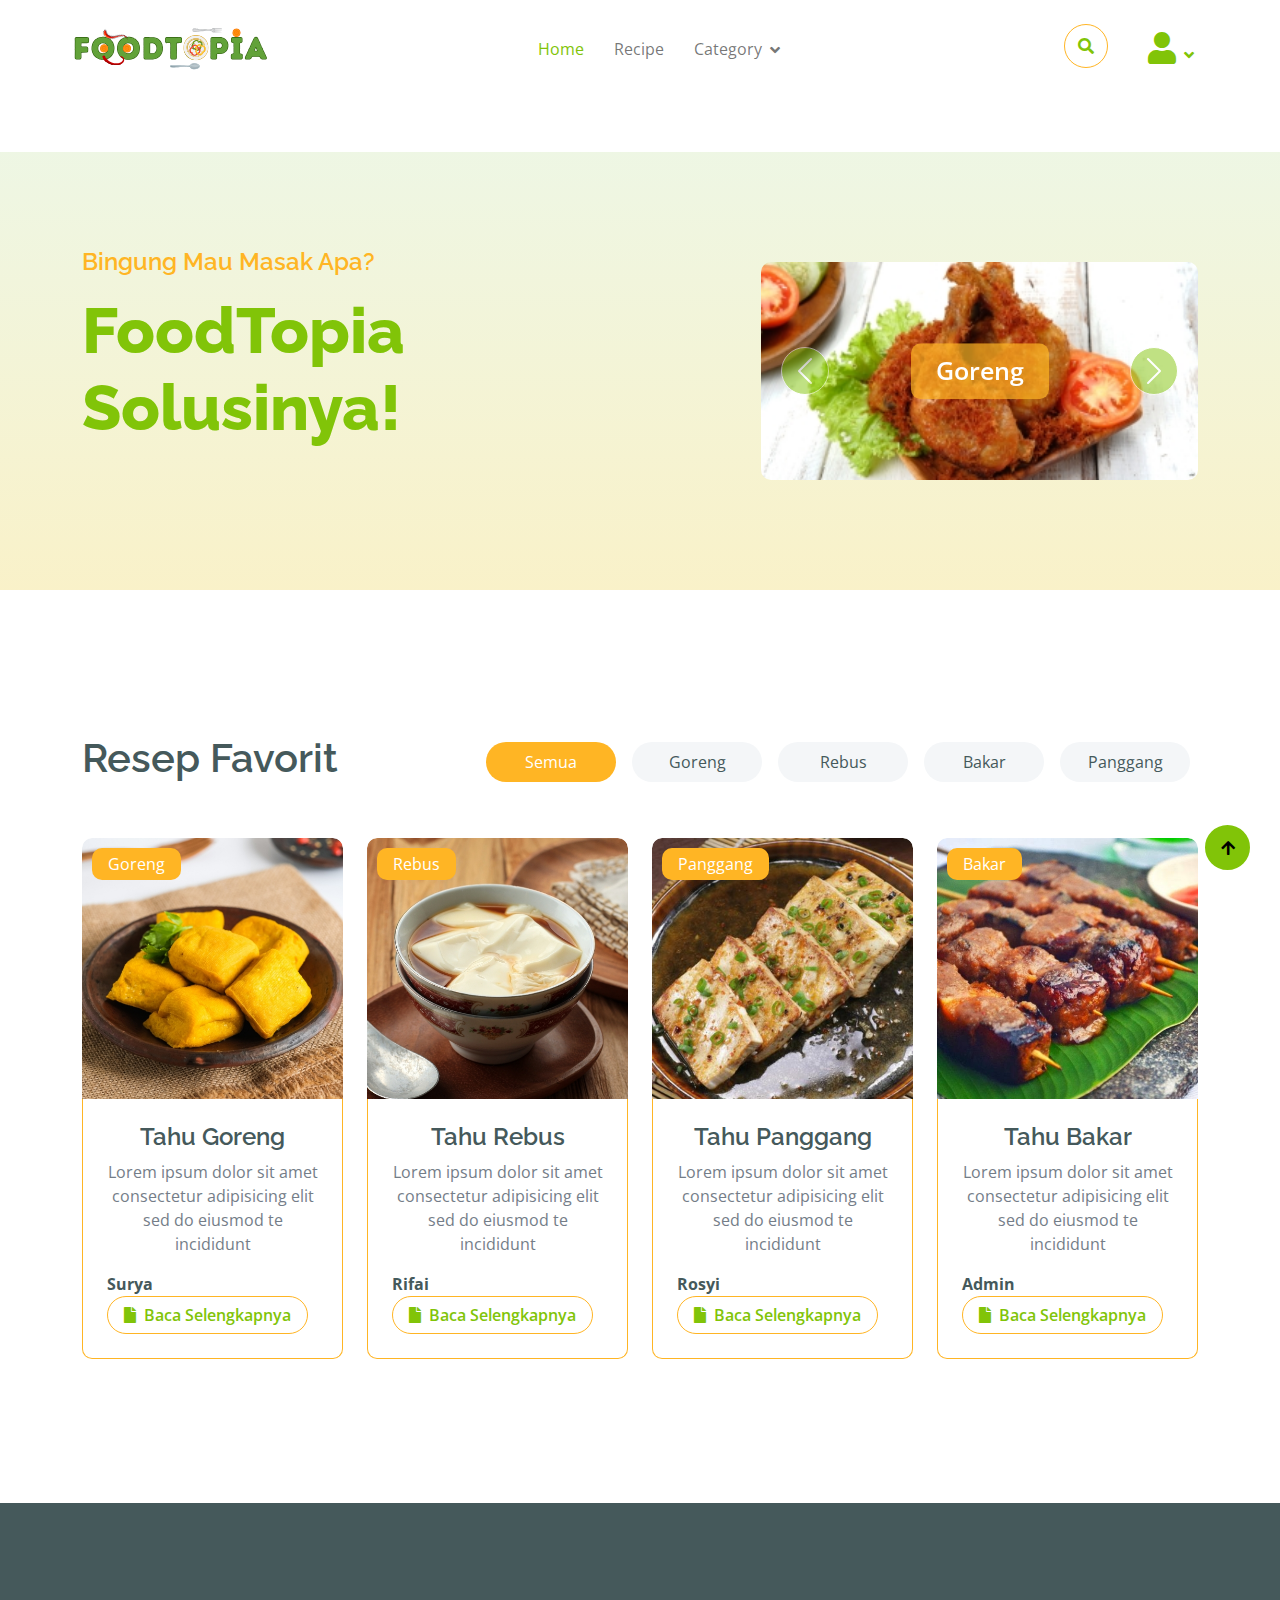
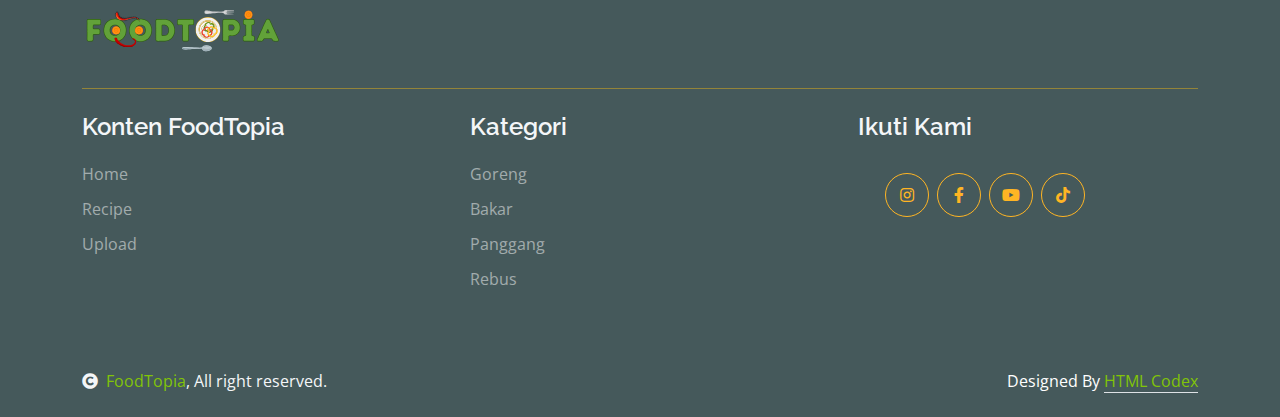
<file: index.html>
<!DOCTYPE html>
<html lang="en">

    <head>
        <meta charset="utf-8">
        <title>FoodTopia</title>
        <link rel="shortcut icon" type="image/png" href="assets/img/title.png" />
        <meta content="width=device-width, initial-scale=1.0" name="viewport">
        <meta content="" name="keywords">
        <meta content="" name="description">

        <!-- Google Web Fonts -->
        <link rel="preconnect" href="https://fonts.googleapis.com">
        <link rel="preconnect" href="https://fonts.gstatic.com" crossorigin>
        <link href="https://fonts.googleapis.com/css2?family=Open+Sans:wght@400;600&family=Raleway:wght@600;800&display=swap" rel="stylesheet"> 

        <!-- Icon Font Stylesheet -->
        <link rel="stylesheet" href="https://use.fontawesome.com/releases/v5.15.4/css/all.css"/>
        <link href="https://cdn.jsdelivr.net/npm/bootstrap-icons@1.4.1/font/bootstrap-icons.css" rel="stylesheet">

        <!-- Libraries Stylesheet -->
        <link href="assets/lib/lightbox/css/lightbox.min.css" rel="stylesheet">
        <link href="assets/lib/owlcarousel/assets/owl.carousel.min.css" rel="stylesheet">


        <!-- Customized Bootstrap Stylesheet -->
        <link href="assets/css/bootstrap.min.css" rel="stylesheet">

        <!-- Template Stylesheet -->
        <link href="assets/css/style.css" rel="stylesheet">
    </head>

    <body>

        <!-- Spinner Start -->
        <div id="spinner" class="show w-100 vh-100 bg-white position-fixed translate-middle top-50 start-50  d-flex align-items-center justify-content-center">
            <div class="spinner-grow text-primary" role="status"></div>
        </div>
        <!-- Spinner End -->


        <!-- Navbar start -->
        <div class="container-fluid fixed-top">
            
            <div class="container px-0">
                <nav class="navbar navbar-light bg-white navbar-expand-xl">
                    <!-- <a href="index.html" class="navbar-brand"><h1 class="text-primary display-6">FoodTopia</h1></a> -->
                    <a href="./index.html" class="text-nowrap logo-img">
                        <img src="assets/img/logo.svg" width="200" alt="" />
                    <button class="navbar-toggler py-2 px-3" type="button" data-bs-toggle="collapse" data-bs-target="#navbarCollapse">
                        <span class="fa fa-bars text-primary"></span>
                    </button>
                    <div class="collapse navbar-collapse bg-white" id="navbarCollapse">
                        <div class="navbar-nav mx-auto">
                            <a href="./index.html" class="nav-item nav-link active">Home</a>
                            <a href="./recipe.html" class="nav-item nav-link">Recipe</a>
                            
                            <div class="nav-item dropdown">
                                <a href="#" class="nav-link dropdown-toggle" data-bs-toggle="dropdown">Category</a>
                                <div class="dropdown-menu m-0 bg-secondary rounded-0">
                                    <a href="./recipe.html" class="dropdown-item">Goreng</a>
                                    <a href="./recipe.html" class="dropdown-item">Rebus</a>
                                    <a href="./recipe.html" class="dropdown-item">Bakar</a>
                                    <a href="./recipe.html" class="dropdown-item">Panggang</a>
                                </div>
                            </div>
                            <!--<a href="contact.html" class="nav-item nav-link">Contact</a>-->
                        </div>
                        <div class="d-flex m-3 me-0">
                            <button class="btn-search btn border border-secondary btn-md-square rounded-circle bg-white me-4" data-bs-toggle="modal" data-bs-target="#searchModal"><i class="fas fa-search text-primary"></i></button>
                            <div class="nav-item dropdown">
                                <a href="#" class="nav-link dropdown-toggle" data-bs-toggle="dropdown"><i class="fas fa-user fa-2x"></i></a>
                                <div class="dropdown-menu m-0 bg-secondary rounded-0">
                                    <a href="./profile.html" class="dropdown-item">Profile</a>
                                    <a href="./upload.html" class="dropdown-item">Upload</a>
                                    <a href="./login.html" class="dropdown-item">Logout</a>
                                </div>
                            </div>
                        </div>
                    </div>
                </nav>
            </div>
        </div>
        <!-- Navbar End -->


        <!-- Modal Search Start -->
        <div class="modal fade" id="searchModal" tabindex="-1" aria-labelledby="exampleModalLabel" aria-hidden="true">
            <div class="modal-dialog modal-fullscreen">
                <div class="modal-content rounded-0">
                    <div class="modal-header">
                        <h5 class="modal-title" id="exampleModalLabel">Pencarian</h5>
                        <button type="button" class="btn-close" data-bs-dismiss="modal" aria-label="Close"></button>
                    </div>
                    <div class="modal-body d-flex align-items-center">
                        <div class="input-group w-75 mx-auto d-flex">
                            <input type="search" class="form-control p-3" placeholder="Pencarian" aria-describedby="search-icon-1">
                            <span id="search-icon-1" class="input-group-text p-3"><i class="fa fa-search"></i></span>
                        </div>
                    </div>
                </div>
            </div>
        </div>
        <!-- Modal Search End -->


        <!-- Hero Start -->
        <div class="container-fluid py-5 mb-5 hero-header">
            <div class="container py-5">
                <div class="row g-5 align-items-center">
                    <div class="col-md-12 col-lg-7">
                        <h4 class="mb-3 text-secondary">Bingung Mau Masak Apa?</h4>
                        <h1 class="mb-5 display-3 text-primary">FoodTopia Solusinya!</h1>
                    </div>
                    <div class="col-md-12 col-lg-5">
                        <div id="carouselId" class="carousel slide position-relative" data-bs-ride="carousel">
                            <div class="carousel-inner" role="listbox">
                                <div class="carousel-item active rounded">
                                    <img src="assets/img/hero-img-1.jpg" class="img-fluid w-100 h-100 bg-secondary rounded" alt="First slide">
                                    <a href="./recipe-detail.html" class="btn px-4 py-2 text-white rounded">Goreng</a>
                                </div>
                                <div class="carousel-item rounded">
                                    <img src="assets/img/hero-img-2.jpg" class="img-fluid w-100 h-100 rounded" alt="Second slide">
                                    <a href="./recipe-detail.html" class="btn px-4 py-2 text-white rounded">Panggang</a>
                                </div>
                            </div>
                            <button class="carousel-control-prev" type="button" data-bs-target="#carouselId" data-bs-slide="prev">
                                <span class="carousel-control-prev-icon" aria-hidden="true"></span>
                                <span class="visually-hidden">Previous</span>
                            </button>
                            <button class="carousel-control-next" type="button" data-bs-target="#carouselId" data-bs-slide="next">
                                <span class="carousel-control-next-icon" aria-hidden="true"></span>
                                <span class="visually-hidden">Next</span>
                            </button>
                        </div>
                    </div>
                </div>
            </div>
        </div>
        <!-- Hero End -->

        <!-- Fruits Shop Start-->
        <div class="container-fluid fruite py-5">
            <div class="container py-5">
                <div class="tab-class text-center">
                    <div class="row g-4">
                        <div class="col-lg-4 text-start">
                            <h1>Resep Favorit</h1>
                        </div>
                        <div class="col-lg-8 text-end">
                            <ul class="nav nav-pills d-inline-flex text-center mb-5">
                                <li class="nav-item">
                                    <a class="d-flex m-2 py-2 bg-light rounded-pill active" data-bs-toggle="pill" href="#tab-1">
                                        <span class="text-dark" style="width: 130px;">Semua</span>
                                    </a>
                                </li>
                                <li class="nav-item">
                                    <a class="d-flex py-2 m-2 bg-light rounded-pill" data-bs-toggle="pill" href="#tab-2">
                                        <span class="text-dark" style="width: 130px;">Goreng</span>
                                    </a>
                                </li>
                                <li class="nav-item">
                                    <a class="d-flex m-2 py-2 bg-light rounded-pill" data-bs-toggle="pill" href="#tab-3">
                                        <span class="text-dark" style="width: 130px;">Rebus</span>
                                    </a>
                                </li>
                                <li class="nav-item">
                                    <a class="d-flex m-2 py-2 bg-light rounded-pill" data-bs-toggle="pill" href="#tab-4">
                                        <span class="text-dark" style="width: 120px;">Bakar</span>
                                    </a>
                                </li>
                                <li class="nav-item">
                                    <a class="d-flex m-2 py-2 bg-light rounded-pill" data-bs-toggle="pill" href="#tab-5">
                                        <span class="text-dark" style="width: 130px;">Panggang</span>
                                    </a>
                                </li>
                            </ul>
                        </div>
                    </div>
                    <div class="tab-content">
                        <div id="tab-1" class="tab-pane fade show p-0 active">
                            <div class="row g-4">
                                <div class="col-lg-12">
                                    <div class="row g-4">
                                        <div class="col-md-6 col-lg-4 col-xl-3">
                                            <div class="rounded position-relative fruite-item">
                                                <div class="fruite-img">
                                                    <img src="assets/img/tahu-goreng.jpg" class="img-fluid w-100 rounded-top" alt="">
                                                </div>
                                                <div class="text-white bg-secondary px-3 py-1 rounded position-absolute" style="top: 10px; left: 10px;">Goreng</div>
                                                <div class="p-4 border border-secondary border-top-0 rounded-bottom">
                                                    <h4>Tahu Goreng</h4>
                                                    <p>Lorem ipsum dolor sit amet consectetur adipisicing elit sed do eiusmod te incididunt</p>
                                                    <div class="d-flex justify-content-between flex-lg-wrap">
                                                        <p class="text-dark fs-6 fw-bold mb-0">Surya</p>
                                                        <a href="./recipe-detail.html" class="btn border border-secondary rounded-pill px-3 text-primary"><i class="fa fa-file me-2 text-primary"></i>Baca Selengkapnya</a>
                                                    </div>
                                                </div>
                                            </div>
                                        </div>
                                        <div class="col-md-6 col-lg-4 col-xl-3">
                                            <div class="rounded position-relative fruite-item">
                                                <div class="fruite-img">
                                                    <img src="assets/img/tahu-rebus.jpg" class="img-fluid w-100 rounded-top" alt="">
                                                </div>
                                                <div class="text-white bg-secondary px-3 py-1 rounded position-absolute" style="top: 10px; left: 10px;">Rebus</div>
                                                <div class="p-4 border border-secondary border-top-0 rounded-bottom">
                                                    <h4>Tahu Rebus</h4>
                                                    <p>Lorem ipsum dolor sit amet consectetur adipisicing elit sed do eiusmod te incididunt</p>
                                                    <div class="d-flex justify-content-between flex-lg-wrap">
                                                        <p class="text-dark fs-6 fw-bold mb-0">Rifai</p>
                                                        <a href="./recipe-detail.html" class="btn border border-secondary rounded-pill px-3 text-primary"><i class="fa fa-file me-2 text-primary"></i>Baca Selengkapnya</a>
                                                    </div>
                                                </div>
                                            </div>
                                        </div>
                                        <div class="col-md-6 col-lg-4 col-xl-3">
                                            <div class="rounded position-relative fruite-item">
                                                <div class="fruite-img">
                                                    <img src="assets/img/tahu-panggang.jpg" class="img-fluid w-100 rounded-top" alt="">
                                                </div>
                                                <div class="text-white bg-secondary px-3 py-1 rounded position-absolute" style="top: 10px; left: 10px;">Panggang</div>
                                                <div class="p-4 border border-secondary border-top-0 rounded-bottom">
                                                    <h4>Tahu Panggang</h4>
                                                    <p>Lorem ipsum dolor sit amet consectetur adipisicing elit sed do eiusmod te incididunt</p>
                                                    <div class="d-flex justify-content-between flex-lg-wrap">
                                                        <p class="text-dark fs-6 fw-bold mb-0">Rosyi</p>
                                                        <a href="./recipe-detail.html" class="btn border border-secondary rounded-pill px-3 text-primary"><i class="fa fa-file me-2 text-primary"></i>Baca Selengkapnya</a>
                                                    </div>
                                                </div>
                                            </div>
                                        </div>
                                        <div class="col-md-6 col-lg-4 col-xl-3">
                                            <div class="rounded position-relative fruite-item">
                                                <div class="fruite-img">
                                                    <img src="assets/img/tahu-bakar.jpg" class="img-fluid w-100 rounded-top" alt="">
                                                </div>
                                                <div class="text-white bg-secondary px-3 py-1 rounded position-absolute" style="top: 10px; left: 10px;">Bakar</div>
                                                <div class="p-4 border border-secondary border-top-0 rounded-bottom">
                                                    <h4>Tahu Bakar</h4>
                                                    <p>Lorem ipsum dolor sit amet consectetur adipisicing elit sed do eiusmod te incididunt</p>
                                                    <div class="d-flex justify-content-between flex-lg-wrap">
                                                        <p class="text-dark fs-6 fw-bold mb-0">Admin</p>
                                                        <a href="./recipe-detail.html" class="btn border border-secondary rounded-pill px-3 text-primary"><i class="fa fa-file me-2 text-primary"></i>Baca Selengkapnya</a>
                                                    </div>
                                                </div>
                                            </div>
                                        </div>
                                    </div>
                                </div>
                            </div>
                        </div>
                        <div id="tab-2" class="tab-pane fade show p-0">
                            <div class="row g-4">
                                <div class="col-lg-12">
                                    <div class="row g-4">
                                        <div class="col-md-6 col-lg-4 col-xl-3">
                                            <div class="rounded position-relative fruite-item">
                                                <div class="fruite-img">
                                                    <img src="assets/img/nasi-goreng.jpg" class="img-fluid w-100 rounded-top" alt="">
                                                </div>
                                                <div class="text-white bg-secondary px-3 py-1 rounded position-absolute" style="top: 10px; left: 10px;">Goreng</div>
                                                <div class="p-4 border border-secondary border-top-0 rounded-bottom">
                                                    <h4>Nasi Goreng</h4>
                                                    <p>Lorem ipsum dolor sit amet consectetur adipisicing elit sed do eiusmod te incididunt</p>
                                                    <div class="d-flex justify-content-between flex-lg-wrap">
                                                        <p class="text-dark fs-6 fw-bold mb-0">Admin</p>
                                                        <a href="./recipe-detail.html" class="btn border border-secondary rounded-pill px-3 text-primary"><i class="fa fa-file me-2 text-primary"></i>Baca Selengkapnya</a>
                                                    </div>
                                                </div>
                                            </div>
                                        </div>
                                        <div class="col-md-6 col-lg-4 col-xl-3">
                                            <div class="rounded position-relative fruite-item">
                                                <div class="fruite-img">
                                                    <img src="assets/img/tahu-goreng.jpg" class="img-fluid w-100 rounded-top" alt="">
                                                </div>
                                                <div class="text-white bg-secondary px-3 py-1 rounded position-absolute" style="top: 10px; left: 10px;">Goreng</div>
                                                <div class="p-4 border border-secondary border-top-0 rounded-bottom">
                                                    <h4>Tahu Goreng</h4>
                                                    <p>Lorem ipsum dolor sit amet consectetur adipisicing elit sed do eiusmod te incididunt</p>
                                                    <div class="d-flex justify-content-between flex-lg-wrap">
                                                        <p class="text-dark fs-6 fw-bold mb-0">Admin</p>
                                                        <a href="./recipe-detail.html" class="btn border border-secondary rounded-pill px-3 text-primary"><i class="fa fa-file me-2 text-primary"></i>Baca Selengkapnya</a>
                                                    </div>
                                                </div>
                                            </div>
                                        </div>
                                    </div>
                                </div>
                            </div>
                        </div>
                        <div id="tab-3" class="tab-pane fade show p-0">
                            <div class="row g-4">
                                <div class="col-lg-12">
                                    <div class="row g-4">
                                        <div class="col-md-6 col-lg-4 col-xl-3">
                                            <div class="rounded position-relative fruite-item">
                                                <div class="fruite-img">
                                                    <img src="assets/img/tahu-rebus.jpg" class="img-fluid w-100 rounded-top" alt="">
                                                </div>
                                                <div class="text-white bg-secondary px-3 py-1 rounded position-absolute" style="top: 10px; left: 10px;">Rebus</div>
                                                <div class="p-4 border border-secondary border-top-0 rounded-bottom">
                                                    <h4>Tahu Rebus</h4>
                                                    <p>Lorem ipsum dolor sit amet consectetur adipisicing elit sed do eiusmod te incididunt</p>
                                                    <div class="d-flex justify-content-between flex-lg-wrap">
                                                        <p class="text-dark fs-6 fw-bold mb-0">Admin</p>
                                                        <a href="./recipe-detail.html" class="btn border border-secondary rounded-pill px-3 text-primary"><i class="fa fa-file me-2 text-primary"></i>Baca Selengkapnya</a>
                                                    </div>
                                                </div>
                                            </div>
                                        </div>
                                        <div class="col-md-6 col-lg-4 col-xl-3">
                                            <div class="rounded position-relative fruite-item">
                                                <div class="fruite-img">
                                                    <img src="assets/img/nasi-rebus.jpg" class="img-fluid w-100 rounded-top" alt="">
                                                </div>
                                                <div class="text-white bg-secondary px-3 py-1 rounded position-absolute" style="top: 10px; left: 10px;">Rebus</div>
                                                <div class="p-4 border border-secondary border-top-0 rounded-bottom">
                                                    <h4>Nasi Rebus</h4>
                                                    <p>Lorem ipsum dolor sit amet consectetur adipisicing elit sed do eiusmod te incididunt</p>
                                                    <div class="d-flex justify-content-between flex-lg-wrap">
                                                        <p class="text-dark fs-6 fw-bold mb-0">Admin</p>
                                                        <a href="./recipe-detail.html" class="btn border border-secondary rounded-pill px-3 text-primary"><i class="fa fa-file me-2 text-primary"></i>Baca Selengkapnya</a>
                                                    </div>
                                                </div>
                                            </div>
                                        </div>
                                    </div>
                                </div>
                            </div>
                        </div>
                        <div id="tab-4" class="tab-pane fade show p-0">
                            <div class="row g-4">
                                <div class="col-lg-12">
                                    <div class="row g-4">
                                        <div class="col-md-6 col-lg-4 col-xl-3">
                                            <div class="rounded position-relative fruite-item">
                                                <div class="fruite-img">
                                                    <img src="assets/img/tahu-bakar.jpg" class="img-fluid w-100 rounded-top" alt="">
                                                </div>
                                                <div class="text-white bg-secondary px-3 py-1 rounded position-absolute" style="top: 10px; left: 10px;">Bakar</div>
                                                <div class="p-4 border border-secondary border-top-0 rounded-bottom">
                                                    <h4>Tahu Bakar</h4>
                                                    <p>Lorem ipsum dolor sit amet consectetur adipisicing elit sed do eiusmod te incididunt</p>
                                                    <div class="d-flex justify-content-between flex-lg-wrap">
                                                        <p class="text-dark fs-6 fw-bold mb-0">Admin</p>
                                                        <a href="./recipe-detail.html" class="btn border border-secondary rounded-pill px-3 text-primary"><i class="fa fa-file me-2 text-primary"></i>Baca Selengkapnya</a>
                                                    </div>
                                                </div>
                                            </div>
                                        </div>
                                        <div class="col-md-6 col-lg-4 col-xl-3">
                                            <div class="rounded position-relative fruite-item">
                                                <div class="fruite-img">
                                                    <img src="assets/img/nasi-bakar.jpg" class="img-fluid w-100 rounded-top" alt="">
                                                </div>
                                                <div class="text-white bg-secondary px-3 py-1 rounded position-absolute" style="top: 10px; left: 10px;">Bakar</div>
                                                <div class="p-4 border border-secondary border-top-0 rounded-bottom">
                                                    <h4>Nasi Bakar</h4>
                                                    <p>Lorem ipsum dolor sit amet consectetur adipisicing elit sed do eiusmod te incididunt</p>
                                                    <div class="d-flex justify-content-between flex-lg-wrap">
                                                        <p class="text-dark fs-6 fw-bold mb-0">Admin</p>
                                                        <a href="./recipe-detail.html" class="btn border border-secondary rounded-pill px-3 text-primary"><i class="fa fa-file me-2 text-primary"></i>Baca Selengkapnya</a>
                                                    </div>
                                                </div>
                                            </div>
                                        </div>
                                    </div>
                                </div>
                            </div>
                        </div>
                        <div id="tab-5" class="tab-pane fade show p-0">
                            <div class="row g-4">
                                <div class="col-lg-12">
                                    <div class="row g-4">
                                        <div class="col-md-6 col-lg-4 col-xl-3">
                                            <div class="rounded position-relative fruite-item">
                                                <div class="fruite-img">
                                                    <img src="assets/img/tahu-panggang.jpg" class="img-fluid w-100 rounded-top" alt="">
                                                </div>
                                                <div class="text-white bg-secondary px-3 py-1 rounded position-absolute" style="top: 10px; left: 10px;">Panggang</div>
                                                <div class="p-4 border border-secondary border-top-0 rounded-bottom">
                                                    <h4>Tahu Panggang</h4>
                                                    <p>Lorem ipsum dolor sit amet consectetur adipisicing elit sed do eiusmod te incididunt</p>
                                                    <div class="d-flex justify-content-between flex-lg-wrap">
                                                        <p class="text-dark fs-6 fw-bold mb-0">Admin</p>
                                                        <a href="./recipe-detail.html" class="btn border border-secondary rounded-pill px-3 text-primary"><i class="fa fa-file me-2 text-primary"></i>Baca Selengkapnya</a>
                                                    </div>
                                                </div>
                                            </div>
                                        </div>
                                    </div>
                                </div>
                            </div>
                        </div>
                    </div>
                </div>      
            </div>
        </div>
        <!-- Fruits Shop End-->

        <!-- Footer Start -->
        <div class="container-fluid bg-dark text-white-50 footer pt-5 mt-5">
            <div class="container py-5">
                <div class="pb-4 mb-4" style="border-bottom: 1px solid rgba(226, 175, 24, 0.5) ;">
                    <div class="row g-4">
                        <div class="col-lg-3">
                            <a href="#">
                                <img src="assets/img/logo.svg" width="200" alt="" />
                            </a>
                        </div>
                    </div>
                </div>
                <div class="row g-5">
                    <div class="col-lg-4 col-md-2">
                        <div class="d-flex flex-column text-start footer-item">
                            <h4 class="text-light mb-3">Konten FoodTopia</h4>
                            <a class="btn-link" href="./index.html">Home</a>
                            <a class="btn-link" href="./recipe.html">Recipe</a>
                            <a class="btn-link" href="./upload.html">Upload</a>
                        </div>
                    </div>
                    <div class="col-lg-4 col-md-2">
                        <div class="d-flex flex-column text-start footer-item">
                            <h4 class="text-light mb-3">Kategori</h4>
                            <a class="btn-link" href="./recipe.html">Goreng</a>
                            <a class="btn-link" href="./recipe.html">Bakar</a>
                            <a class="btn-link" href="./recipe.html">Panggang</a>
                            <a class="btn-link" href="./recipe.html">Rebus</a>
                        </div>
                    </div>
                    <div class="col-lg-4 col-md-2">
                        <div class="footer-item">
                            <h4 class="text-light mb-3">Ikuti Kami</h4>
                        </div>
                        <div class="col-lg-8">
                            <div class="d-flex justify-content-end pt-3">
                                <a class="btn  btn-outline-secondary me-2 btn-md-square rounded-circle" href="#"><i class="fab fa-instagram"></i></a>
                                <a class="btn btn-outline-secondary me-2 btn-md-square rounded-circle" href="#"><i class="fab fa-facebook-f"></i></a>
                                <a class="btn btn-outline-secondary me-2 btn-md-square rounded-circle" href="#"><i class="fab fa-youtube"></i></a>
                                <a class="btn btn-outline-secondary btn-md-square rounded-circle" href="#"><i class="fab fa-tiktok"></i></a>
                            </div>
                        </div>
                    </div>
                </div>
            </div>
        </div>
        <!-- Footer End -->

        <!-- Copyright Start -->
        <div class="container-fluid copyright bg-dark py-4">
            <div class="container">
                <div class="row">
                    <div class="col-md-6 text-center text-md-start mb-3 mb-md-0">
                        <span class="text-light"><a href="#"><i class="fas fa-copyright text-light me-2"></i>FoodTopia</a>, All right reserved.</span>
                    </div>
                    <div class="col-md-6 my-auto text-center text-md-end text-white">
                        <!--/*** This template is free as long as you keep the below author’s credit link/attribution link/backlink. ***/-->
                        <!--/*** If you'd like to use the template without the below author’s credit link/attribution link/backlink, ***/-->
                        <!--/*** you can purchase the Credit Removal License from "https://htmlcodex.com/credit-removal". ***/-->
                        Designed By <a class="border-bottom" href="https://htmlcodex.com">HTML Codex</a>
                </div>
            </div>
        </div>
        <!-- Copyright End -->



        <!-- Back to Top -->
        <a href="#" class="btn btn-primary border-3 border-primary rounded-circle back-to-top"><i class="fa fa-arrow-up"></i></a>   

        
    <!-- JavaScript Libraries -->
    <script src="https://ajax.googleapis.com/ajax/libs/jquery/3.6.4/jquery.min.js"></script>
    <script src="https://cdn.jsdelivr.net/npm/bootstrap@5.0.0/dist/js/bootstrap.bundle.min.js"></script>
    <script src="/assets/lib/easing/easing.min.js"></script>
    <script src="/assets/lib/waypoints/waypoints.min.js"></script>
    <script src="/assets/lib/lightbox/js/lightbox.min.js"></script>
    <script src="/assets/lib/owlcarousel/owl.carousel.js"></script>

    <!-- Template Javascript -->
    <script src="assets/js/main.js"></script>
    </body>

</html>
</file>
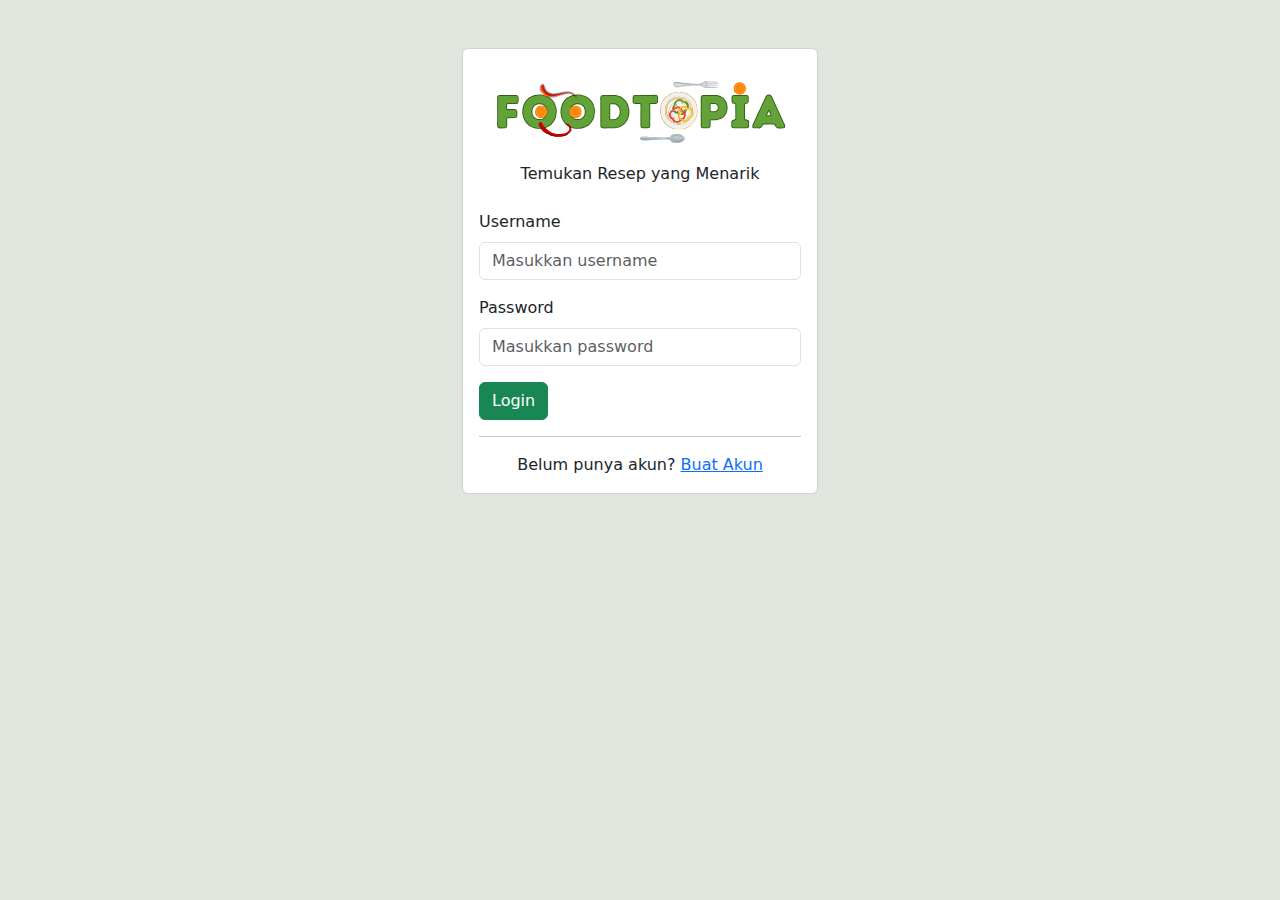
<file: login.html>
<!DOCTYPE html>
<html lang="en">
<head>
  <meta charset="UTF-8">
  <meta name="viewport" content="width=device-width, initial-scale=1.0">
  <title>Login</title>
  <link href="https://fonts.googleapis.com/css2?family=Poppins:wght@400;500;600&display=swap" rel="stylesheet">
  <link rel="shortcut icon" type="image/png" href="assets/img/title.png" />
  <link href="https://cdn.jsdelivr.net/npm/bootstrap@5.3.0-alpha1/dist/css/bootstrap.min.css" rel="stylesheet">
  <style>
    .center-image {
      display: block;
      margin: auto;
    }
  </style>
</head>
<body style="background-color: #e0e5de;">

<div class="container">
  <div class="row justify-content-center mt-5">
    <div class="col-md-4">
      <div class="card">
        <div class="card-body">
          <img src="assets/img/logo.svg" class="center-image" width="300rem" alt="">
          <p class="card-title text-center mb-4">Temukan Resep yang Menarik</p>
          <form>
            <div class="mb-3">
              <label for="username" class="form-label">Username</label>
              <input type="text" class="form-control" id="username" placeholder="Masukkan username">
            </div>
            <div class="mb-3">
              <label for="password" class="form-label">Password</label>
              <input type="password" class="form-control" id="password" placeholder="Masukkan password">
            </div>
            <a href="./index.html" class="btn btn-success btn-block">Login</a>
          </form>
          <hr>
          <p class="text-center mb-0">Belum punya akun? <a href="./signin.html">Buat Akun</a></p>
        </div>
      </div>
    </div>
  </div>
</div>

</body>
</html>
</file>
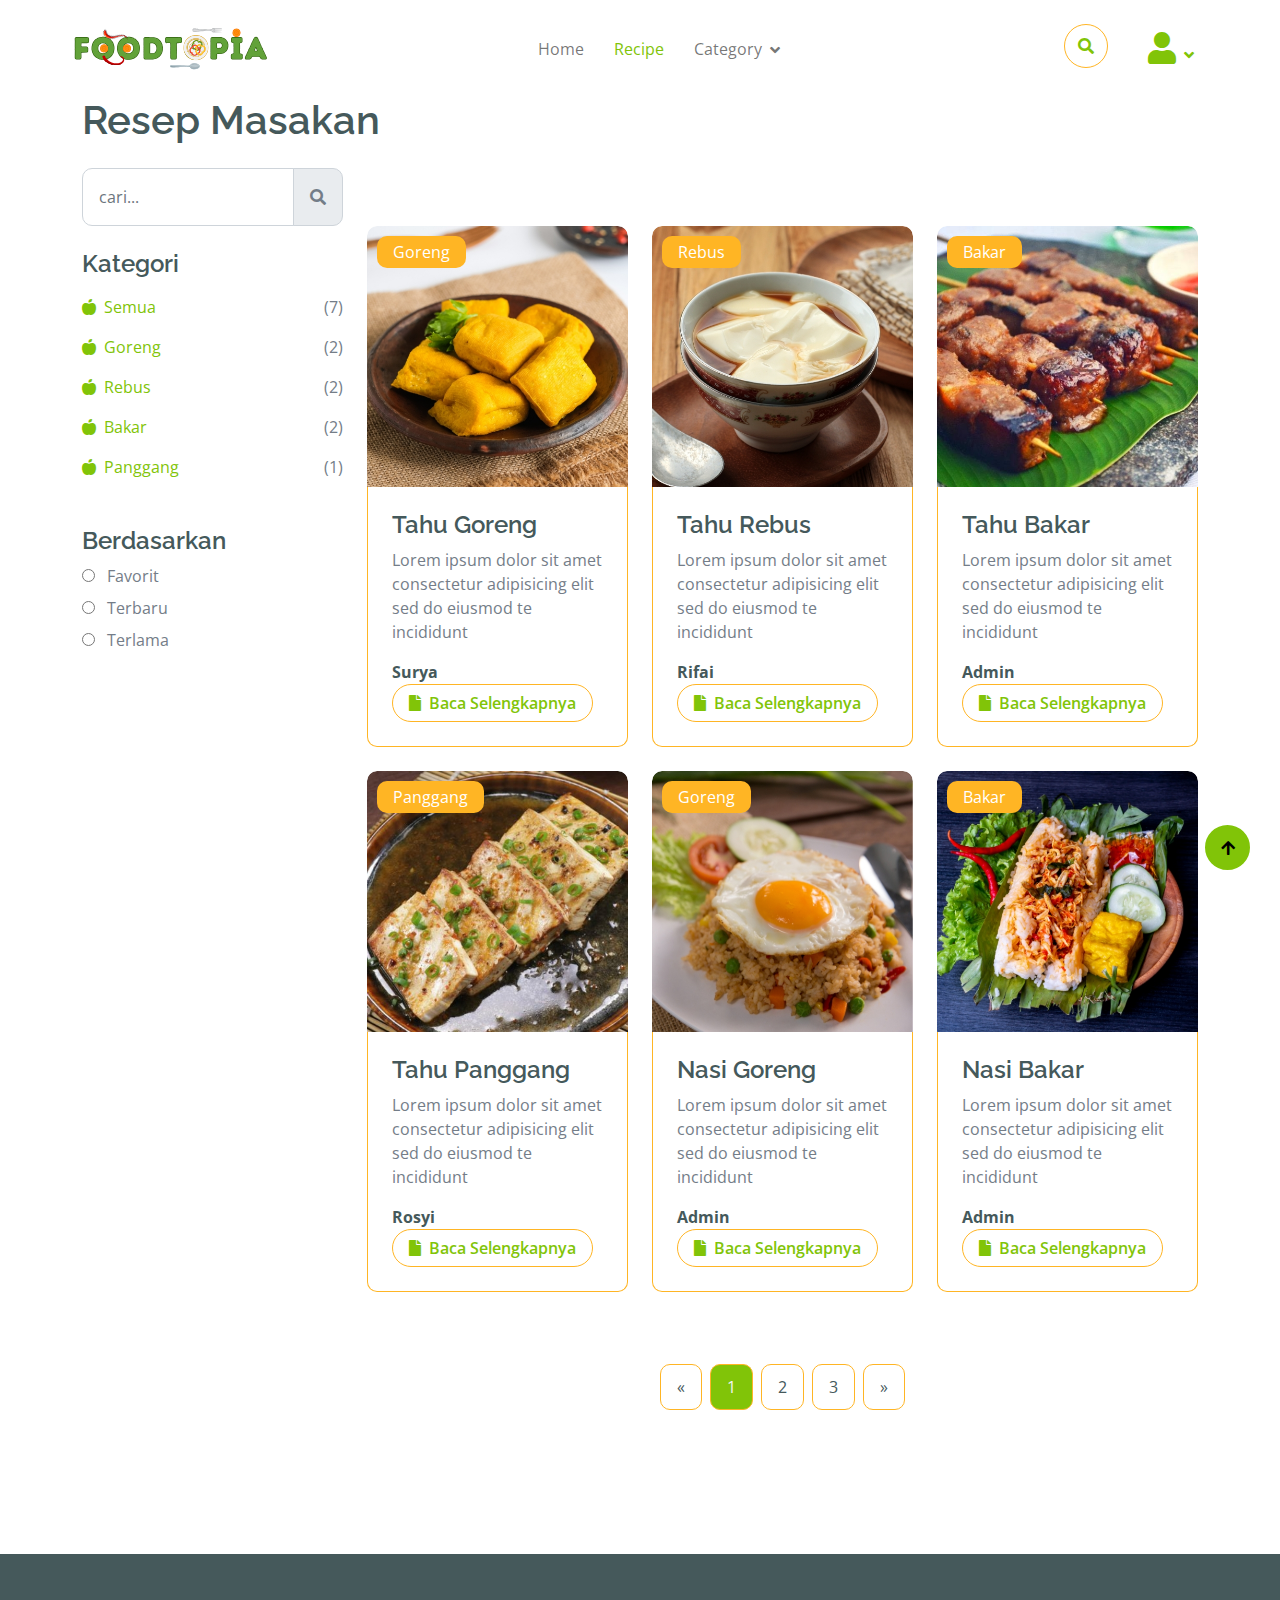
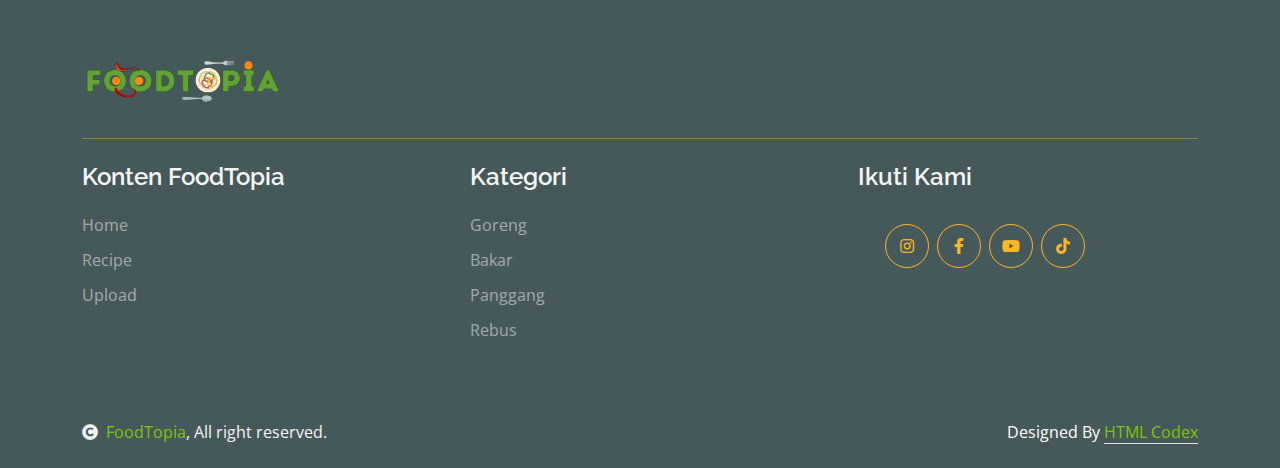
<file: recipe.html>
<!DOCTYPE html>
<html lang="en">

    <head>
        <meta charset="utf-8">
        <title>FoodTopia</title>
        <link rel="shortcut icon" type="image/png" href="assets/img/title.png" />
        <meta content="width=device-width, initial-scale=1.0" name="viewport">
        <meta content="" name="keywords">
        <meta content="" name="description">

        <!-- Google Web Fonts -->
        <link rel="preconnect" href="https://fonts.googleapis.com">
        <link rel="preconnect" href="https://fonts.gstatic.com" crossorigin>
        <link href="https://fonts.googleapis.com/css2?family=Open+Sans:wght@400;600&family=Raleway:wght@600;800&display=swap" rel="stylesheet"> 

        <!-- Icon Font Stylesheet -->
        <link rel="stylesheet" href="https://use.fontawesome.com/releases/v5.15.4/css/all.css"/>
        <link href="https://cdn.jsdelivr.net/npm/bootstrap-icons@1.4.1/font/bootstrap-icons.css" rel="stylesheet">

        <!-- Libraries Stylesheet -->
        <link href="assets/lib/lightbox/css/lightbox.min.css" rel="stylesheet">
        <link href="assets/lib/owlcarousel/assets/owl.carousel.min.css" rel="stylesheet">


        <!-- Customized Bootstrap Stylesheet -->
        <link href="assets/css/bootstrap.min.css" rel="stylesheet">

        <!-- Template Stylesheet -->
        <link href="assets/css/style.css" rel="stylesheet">
    </head>

    <body>

        <!-- Spinner Start -->
        <div id="spinner" class="show w-100 vh-100 bg-white position-fixed translate-middle top-50 start-50  d-flex align-items-center justify-content-center">
            <div class="spinner-grow text-primary" role="status"></div>
        </div>
        <!-- Spinner End -->


        <!-- Navbar start -->
        <div class="container-fluid fixed-top">
            
            <div class="container px-0">
                <nav class="navbar navbar-light bg-white navbar-expand-xl">
                    <!-- <a href="index.html" class="navbar-brand"><h1 class="text-primary display-6">FoodTopia</h1></a> -->
                    <a href="./index.html" class="text-nowrap logo-img">
                        <img src="assets/img/logo.svg" width="200" alt="" />
                    <button class="navbar-toggler py-2 px-3" type="button" data-bs-toggle="collapse" data-bs-target="#navbarCollapse">
                        <span class="fa fa-bars text-primary"></span>
                    </button>
                    <div class="collapse navbar-collapse bg-white" id="navbarCollapse">
                        <div class="navbar-nav mx-auto">
                            <a href="./index.html" class="nav-item nav-link">Home</a>
                            <a href="./recipe.html" class="nav-item nav-link active">Recipe</a>
                            
                            <div class="nav-item dropdown">
                                <a href="#" class="nav-link dropdown-toggle" data-bs-toggle="dropdown">Category</a>
                                <div class="dropdown-menu m-0 bg-secondary rounded-0">
                                    <a href="./recipe.html" class="dropdown-item">Goreng</a>
                                    <a href="./recipe.html" class="dropdown-item">Rebus</a>
                                    <a href="./recipe.html" class="dropdown-item">Bakar</a>
                                    <a href="./recipe.html" class="dropdown-item">Panggang</a>
                                </div>
                            </div>
                            <!--<a href="contact.html" class="nav-item nav-link">Contact</a>-->
                        </div>
                        <div class="d-flex m-3 me-0">
                            <button class="btn-search btn border border-secondary btn-md-square rounded-circle bg-white me-4" data-bs-toggle="modal" data-bs-target="#searchModal"><i class="fas fa-search text-primary"></i></button>
                            <div class="nav-item dropdown">
                                <a href="#" class="nav-link dropdown-toggle" data-bs-toggle="dropdown"><i class="fas fa-user fa-2x"></i></a>
                                <div class="dropdown-menu m-0 bg-secondary rounded-0">
                                    <a href="./profile.html" class="dropdown-item">Profile</a>
                                    <a href="./upload.html" class="dropdown-item">Upload</a>
                                    <a href="./login.html" class="dropdown-item">Logout</a>
                                </div>
                            </div>
                        </div>
                    </div>
                </nav>
            </div>
        </div>
        <!-- Navbar End -->


        <!-- Modal Search Start -->
        <div class="modal fade" id="searchModal" tabindex="-1" aria-labelledby="exampleModalLabel" aria-hidden="true">
            <div class="modal-dialog modal-fullscreen">
                <div class="modal-content rounded-0">
                    <div class="modal-header">
                        <h5 class="modal-title" id="exampleModalLabel">Pencarian</h5>
                        <button type="button" class="btn-close" data-bs-dismiss="modal" aria-label="Close"></button>
                    </div>
                    <div class="modal-body d-flex align-items-center">
                        <div class="input-group w-75 mx-auto d-flex">
                            <input type="search" class="form-control p-3" placeholder="Pencarian" aria-describedby="search-icon-1">
                            <span id="search-icon-1" class="input-group-text p-3"><i class="fa fa-search"></i></span>
                        </div>
                    </div>
                </div>
            </div>
        </div>
        <!-- Modal Search End -->

        <!-- Recipe Start-->
        <div class="container-fluid fruite py-5">
            <div class="container py-5">
                <h1 class="mb-4">Resep Masakan</h1>
                <div class="row g-4">
                    <div class="col-lg-12">
                        <div class="row g-4">
                            <div class="col-xl-3">
                                <div class="input-group w-100 mx-auto d-flex">
                                    <input type="search" class="form-control p-3" placeholder="cari..." aria-describedby="search-icon-1">
                                    <span id="search-icon-1" class="input-group-text p-3"><i class="fa fa-search"></i></span>
                                </div>
                            </div>
                            <div class="col-6"></div>
                        </div>
                        <div class="row g-4">
                            <div class="col-lg-3">
                                <div class="row g-4">
                                    <div class="col-lg-12">
                                        <div class="mb-3"><br>
                                            <h4>Kategori</h4>
                                            <ul class="list-unstyled fruite-categorie">
                                                <li>
                                                    <div class="d-flex justify-content-between fruite-name">
                                                        <a href="./recipe.html"><i class="fas fa-apple-alt me-2"></i>Semua</a>
                                                        <span>(7)</span>
                                                    </div>
                                                </li>
                                                <li>
                                                    <div class="d-flex justify-content-between fruite-name">
                                                        <a href="./recipe.html"><i class="fas fa-apple-alt me-2"></i>Goreng</a>
                                                        <span>(2)</span>
                                                    </div>
                                                </li>
                                                <li>
                                                    <div class="d-flex justify-content-between fruite-name">
                                                        <a href="./recipe.html"><i class="fas fa-apple-alt me-2"></i>Rebus</a>
                                                        <span>(2)</span>
                                                    </div>
                                                </li>
                                                <li>
                                                    <div class="d-flex justify-content-between fruite-name">
                                                        <a href="./recipe.html"><i class="fas fa-apple-alt me-2"></i>Bakar</a>
                                                        <span>(2)</span>
                                                    </div>
                                                </li>
                                                <li>
                                                    <div class="d-flex justify-content-between fruite-name">
                                                        <a href="./recipe.html"><i class="fas fa-apple-alt me-2"></i>Panggang</a>
                                                        <span>(1)</span>
                                                    </div>
                                                </li>
                                            </ul>
                                        </div>
                                    </div>
                                    <div class="col-lg-12">
                                        <div class="mb-3">
                                            <h4>Berdasarkan</h4>
                                            <div class="mb-2">
                                                <input type="radio" class="me-2" id="Categories-1" name="Categories-1" value="Beverages">
                                                <label for="Categories-1"> Favorit</label>
                                            </div>
                                            <div class="mb-2">
                                                <input type="radio" class="me-2" id="Categories-2" name="Categories-1" value="Beverages">
                                                <label for="Categories-2"> Terbaru</label>
                                            </div>
                                            <div class="mb-2">
                                                <input type="radio" class="me-2" id="Categories-3" name="Categories-1" value="Beverages">
                                                <label for="Categories-3"> Terlama</label>
                                            </div>
                                        </div>
                                    </div>
                                </div>
                            </div>
                            <div class="col-lg-9">
                                <div class="row g-4 justify-content-center">
                                    <div class="col-md-6 col-lg-6 col-xl-4">
                                        <div class="rounded position-relative fruite-item">
                                            <div class="fruite-img">
                                                <img src="assets/img/tahu-goreng.jpg" class="img-fluid w-100 rounded-top" alt="">
                                            </div>
                                            <div class="text-white bg-secondary px-3 py-1 rounded position-absolute" style="top: 10px; left: 10px;">Goreng</div>
                                            <div class="p-4 border border-secondary border-top-0 rounded-bottom">
                                                <h4>Tahu Goreng</h4>
                                                <p>Lorem ipsum dolor sit amet consectetur adipisicing elit sed do eiusmod te incididunt</p>
                                                <div class="d-flex justify-content-between flex-lg-wrap">
                                                    <p class="text-dark fs-6 fw-bold mb-0">Surya</p>
                                                    <a href="./recipe-detail.html" class="btn border border-secondary rounded-pill px-3 text-primary"><i class="fa fa-file me-2 text-primary"></i>Baca Selengkapnya</a>
                                                </div>
                                            </div>
                                        </div>
                                    </div>
                                    <div class="col-md-6 col-lg-6 col-xl-4">
                                        <div class="rounded position-relative fruite-item">
                                            <div class="fruite-img">
                                                <img src="assets/img/tahu-rebus.jpg" class="img-fluid w-100 rounded-top" alt="">
                                            </div>
                                            <div class="text-white bg-secondary px-3 py-1 rounded position-absolute" style="top: 10px; left: 10px;">Rebus</div>
                                            <div class="p-4 border border-secondary border-top-0 rounded-bottom">
                                                <h4>Tahu Rebus</h4>
                                                <p>Lorem ipsum dolor sit amet consectetur adipisicing elit sed do eiusmod te incididunt</p>
                                                <div class="d-flex justify-content-between flex-lg-wrap">
                                                    <p class="text-dark fs-6 fw-bold mb-0">Rifai</p>
                                                    <a href="./recipe-detail.html" class="btn border border-secondary rounded-pill px-3 text-primary"><i class="fa fa-file me-2 text-primary"></i>Baca Selengkapnya</a>
                                                </div>
                                            </div>
                                        </div>
                                    </div>
                                    <div class="col-md-6 col-lg-6 col-xl-4">
                                        <div class="rounded position-relative fruite-item">
                                            <div class="fruite-img">
                                                <img src="assets/img/tahu-bakar.jpg" class="img-fluid w-100 rounded-top" alt="">
                                            </div>
                                            <div class="text-white bg-secondary px-3 py-1 rounded position-absolute" style="top: 10px; left: 10px;">Bakar</div>
                                            <div class="p-4 border border-secondary border-top-0 rounded-bottom">
                                                <h4>Tahu Bakar</h4>
                                                <p>Lorem ipsum dolor sit amet consectetur adipisicing elit sed do eiusmod te incididunt</p>
                                                <div class="d-flex justify-content-between flex-lg-wrap">
                                                    <p class="text-dark fs-6 fw-bold mb-0">Admin</p>
                                                    <a href="./recipe-detail.html" class="btn border border-secondary rounded-pill px-3 text-primary"><i class="fa fa-file me-2 text-primary"></i>Baca Selengkapnya</a>
                                                </div>
                                            </div>
                                        </div>
                                    </div>
                                    <div class="col-md-6 col-lg-6 col-xl-4">
                                        <div class="rounded position-relative fruite-item">
                                            <div class="fruite-img">
                                                <img src="assets/img/tahu-panggang.jpg" class="img-fluid w-100 rounded-top" alt="">
                                            </div>
                                            <div class="text-white bg-secondary px-3 py-1 rounded position-absolute" style="top: 10px; left: 10px;">Panggang</div>
                                            <div class="p-4 border border-secondary border-top-0 rounded-bottom">
                                                <h4>Tahu Panggang</h4>
                                                <p>Lorem ipsum dolor sit amet consectetur adipisicing elit sed do eiusmod te incididunt</p>
                                                <div class="d-flex justify-content-between flex-lg-wrap">
                                                    <p class="text-dark fs-6 fw-bold mb-0">Rosyi</p>
                                                    <a href="./recipe-detail.html" class="btn border border-secondary rounded-pill px-3 text-primary"><i class="fa fa-file me-2 text-primary"></i>Baca Selengkapnya</a>
                                                </div>
                                            </div>
                                        </div>
                                    </div>
                                    <div class="col-md-6 col-lg-6 col-xl-4">
                                        <div class="rounded position-relative fruite-item">
                                            <div class="fruite-img">
                                                <img src="assets/img/nasi-goreng.jpg" class="img-fluid w-100 rounded-top" alt="">
                                            </div>
                                            <div class="text-white bg-secondary px-3 py-1 rounded position-absolute" style="top: 10px; left: 10px;">Goreng</div>
                                            <div class="p-4 border border-secondary border-top-0 rounded-bottom">
                                                <h4>Nasi Goreng</h4>
                                                <p>Lorem ipsum dolor sit amet consectetur adipisicing elit sed do eiusmod te incididunt</p>
                                                <div class="d-flex justify-content-between flex-lg-wrap">
                                                    <p class="text-dark fs-6 fw-bold mb-0">Admin</p>
                                                    <a href="./recipe-detail.html" class="btn border border-secondary rounded-pill px-3 text-primary"><i class="fa fa-file me-2 text-primary"></i>Baca Selengkapnya</a>
                                                </div>
                                            </div>
                                        </div>
                                    </div>
                                    <div class="col-md-6 col-lg-6 col-xl-4">
                                        <div class="rounded position-relative fruite-item">
                                            <div class="fruite-img">
                                                <img src="assets/img/nasi-bakar.jpg" class="img-fluid w-100 rounded-top" alt="">
                                            </div>
                                            <div class="text-white bg-secondary px-3 py-1 rounded position-absolute" style="top: 10px; left: 10px;">Bakar</div>
                                            <div class="p-4 border border-secondary border-top-0 rounded-bottom">
                                                <h4>Nasi Bakar</h4>
                                                <p>Lorem ipsum dolor sit amet consectetur adipisicing elit sed do eiusmod te incididunt</p>
                                                <div class="d-flex justify-content-between flex-lg-wrap">
                                                    <p class="text-dark fs-6 fw-bold mb-0">Admin</p>
                                                    <a href="./recipe-detail.html" class="btn border border-secondary rounded-pill px-3 text-primary"><i class="fa fa-file me-2 text-primary"></i>Baca Selengkapnya</a>
                                                </div>
                                            </div>
                                        </div>
                                    </div>
                                    <div class="col-12">
                                        <div class="pagination d-flex justify-content-center mt-5">
                                            <a href="./recipe.html" class="rounded">&laquo;</a>
                                            <a href="./recipe.html" class="active rounded">1</a>
                                            <a href="./recipe.html" class="rounded">2</a>
                                            <a href="./recipe.html" class="rounded">3</a>
                                            <a href="./recipe.html" class="rounded">&raquo;</a>
                                        </div>
                                    </div>
                                </div>
                            </div>
                        </div>
                    </div>
                </div>
            </div>
        </div>
        <!-- Recipe End-->


        <!-- Footer Start -->
        <div class="container-fluid bg-dark text-white-50 footer pt-5 mt-5">
            <div class="container py-5">
                <div class="pb-4 mb-4" style="border-bottom: 1px solid rgba(226, 175, 24, 0.5) ;">
                    <div class="row g-4">
                        <div class="col-lg-3">
                            <a href="#">
                                <img src="assets/img/logo.svg" width="200" alt="" />
                            </a>
                        </div>
                    </div>
                </div>
                <div class="row g-5">
                    <div class="col-lg-4 col-md-2">
                        <div class="d-flex flex-column text-start footer-item">
                            <h4 class="text-light mb-3">Konten FoodTopia</h4>
                            <a class="btn-link" href="./index.html">Home</a>
                            <a class="btn-link" href="./recipe.html">Recipe</a>
                            <a class="btn-link" href="./upload.html">Upload</a>
                        </div>
                    </div>
                    <div class="col-lg-4 col-md-2">
                        <div class="d-flex flex-column text-start footer-item">
                            <h4 class="text-light mb-3">Kategori</h4>
                            <a class="btn-link" href="./recipe.html">Goreng</a>
                            <a class="btn-link" href="./recipe.html">Bakar</a>
                            <a class="btn-link" href="./recipe.html">Panggang</a>
                            <a class="btn-link" href="./recipe.html">Rebus</a>
                        </div>
                    </div>
                    <div class="col-lg-4 col-md-2">
                        <div class="footer-item">
                            <h4 class="text-light mb-3">Ikuti Kami</h4>
                        </div>
                        <div class="col-lg-8">
                            <div class="d-flex justify-content-end pt-3">
                                <a class="btn  btn-outline-secondary me-2 btn-md-square rounded-circle" href="#"><i class="fab fa-instagram"></i></a>
                                <a class="btn btn-outline-secondary me-2 btn-md-square rounded-circle" href="#"><i class="fab fa-facebook-f"></i></a>
                                <a class="btn btn-outline-secondary me-2 btn-md-square rounded-circle" href="#"><i class="fab fa-youtube"></i></a>
                                <a class="btn btn-outline-secondary btn-md-square rounded-circle" href="#"><i class="fab fa-tiktok"></i></a>
                            </div>
                        </div>
                    </div>
                </div>
            </div>
        </div>
        <!-- Footer End -->

        <!-- Copyright Start -->
        <div class="container-fluid copyright bg-dark py-4">
            <div class="container">
                <div class="row">
                    <div class="col-md-6 text-center text-md-start mb-3 mb-md-0">
                        <span class="text-light"><a href="#"><i class="fas fa-copyright text-light me-2"></i>FoodTopia</a>, All right reserved.</span>
                    </div>
                    <div class="col-md-6 my-auto text-center text-md-end text-white">
                        <!--/*** This template is free as long as you keep the below author’s credit link/attribution link/backlink. ***/-->
                        <!--/*** If you'd like to use the template without the below author’s credit link/attribution link/backlink, ***/-->
                        <!--/*** you can purchase the Credit Removal License from "https://htmlcodex.com/credit-removal". ***/-->
                        Designed By <a class="border-bottom" href="https://htmlcodex.com">HTML Codex</a>
                </div>
            </div>
        </div>
        <!-- Copyright End -->



        <!-- Back to Top -->
        <a href="#" class="btn btn-primary border-3 border-primary rounded-circle back-to-top"><i class="fa fa-arrow-up"></i></a>   

        
    <!-- JavaScript Libraries -->
    <script src="https://ajax.googleapis.com/ajax/libs/jquery/3.6.4/jquery.min.js"></script>
    <script src="https://cdn.jsdelivr.net/npm/bootstrap@5.0.0/dist/js/bootstrap.bundle.min.js"></script>
    <script src="/assets/lib/easing/easing.min.js"></script>
    <script src="/assets/lib/waypoints/waypoints.min.js"></script>
    <script src="/assets/lib/lightbox/js/lightbox.min.js"></script>
    <script src="/assets/lib/owlcarousel/owl.carousel.js"></script>

    <!-- Template Javascript -->
    <script src="assets/js/main.js"></script>
    </body>

</html>
</file>
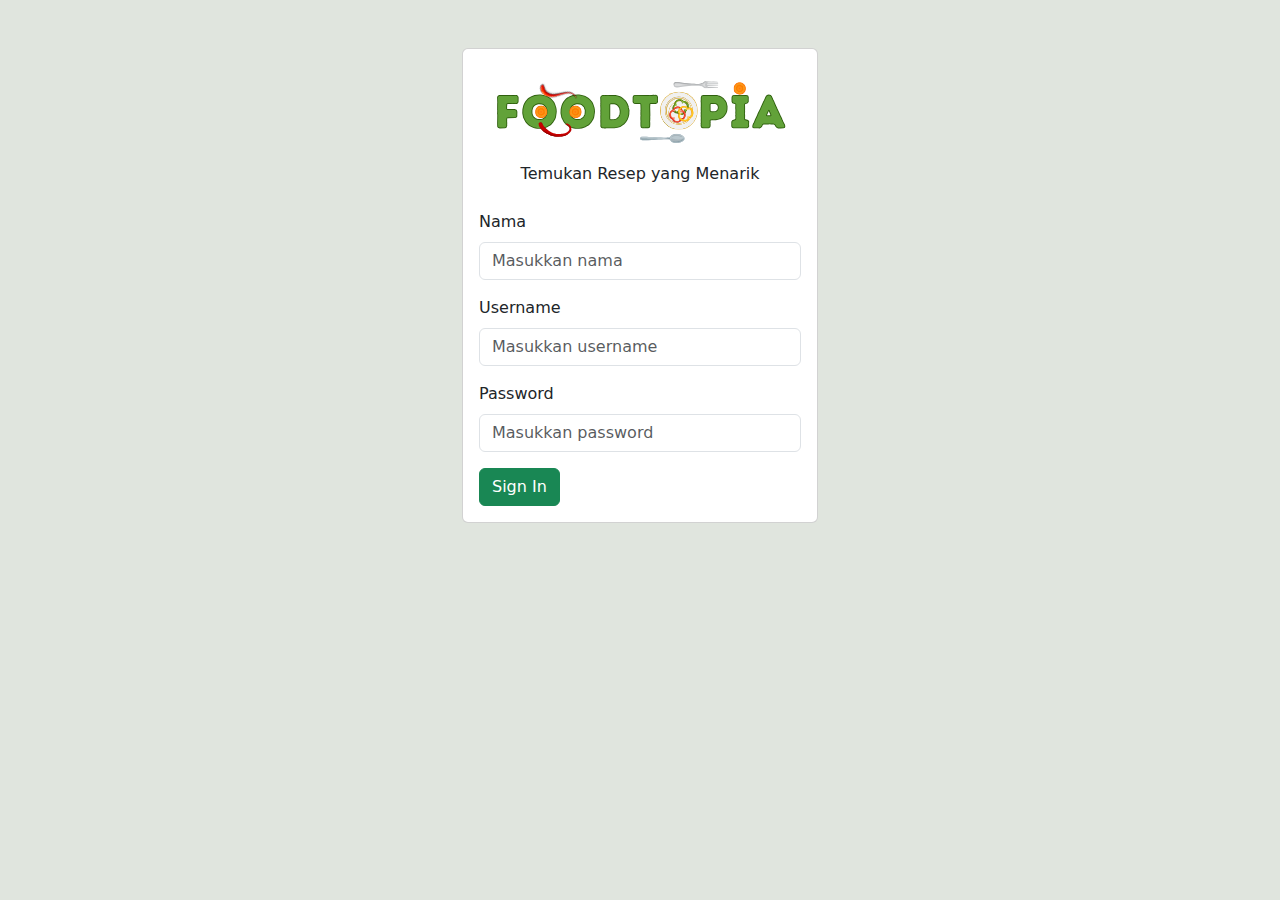
<file: signin.html>
<!DOCTYPE html>
<html lang="en">
<head>
  <meta charset="UTF-8">
  <meta name="viewport" content="width=device-width, initial-scale=1.0">
  <title>Login</title>
  <link href="https://fonts.googleapis.com/css2?family=Poppins:wght@400;500;600&display=swap" rel="stylesheet">
  <link rel="shortcut icon" type="image/png" href="assets/img/title.png" />
  <link href="https://cdn.jsdelivr.net/npm/bootstrap@5.3.0-alpha1/dist/css/bootstrap.min.css" rel="stylesheet">
  <style>
    .center-image {
      display: block;
      margin: auto;
    }
  </style>
</head>
<body style="background-color: #e0e5de;">

<div class="container">
  <div class="row justify-content-center mt-5">
    <div class="col-md-4">
      <div class="card">
        <div class="card-body">
          <img src="assets/img/logo.svg" class="center-image" width="300rem" alt="">
          <p class="card-title text-center mb-4">Temukan Resep yang Menarik</p>
          <form>
            <div class="mb-3">
                <label for="username" class="form-label">Nama</label>
                <input type="text" class="form-control" id="nama" placeholder="Masukkan nama">
              </div>
            <div class="mb-3">
              <label for="username" class="form-label">Username</label>
              <input type="text" class="form-control" id="username" placeholder="Masukkan username">
            </div>
            <div class="mb-3">
              <label for="password" class="form-label">Password</label>
              <input type="password" class="form-control" id="password" placeholder="Masukkan password">
            </div>
            <a href="./login.html" class="btn btn-success btn-block">Sign In</a>
          </form>
        </div>
      </div>
    </div>
  </div>
</div>

</body>
</html>
</file>
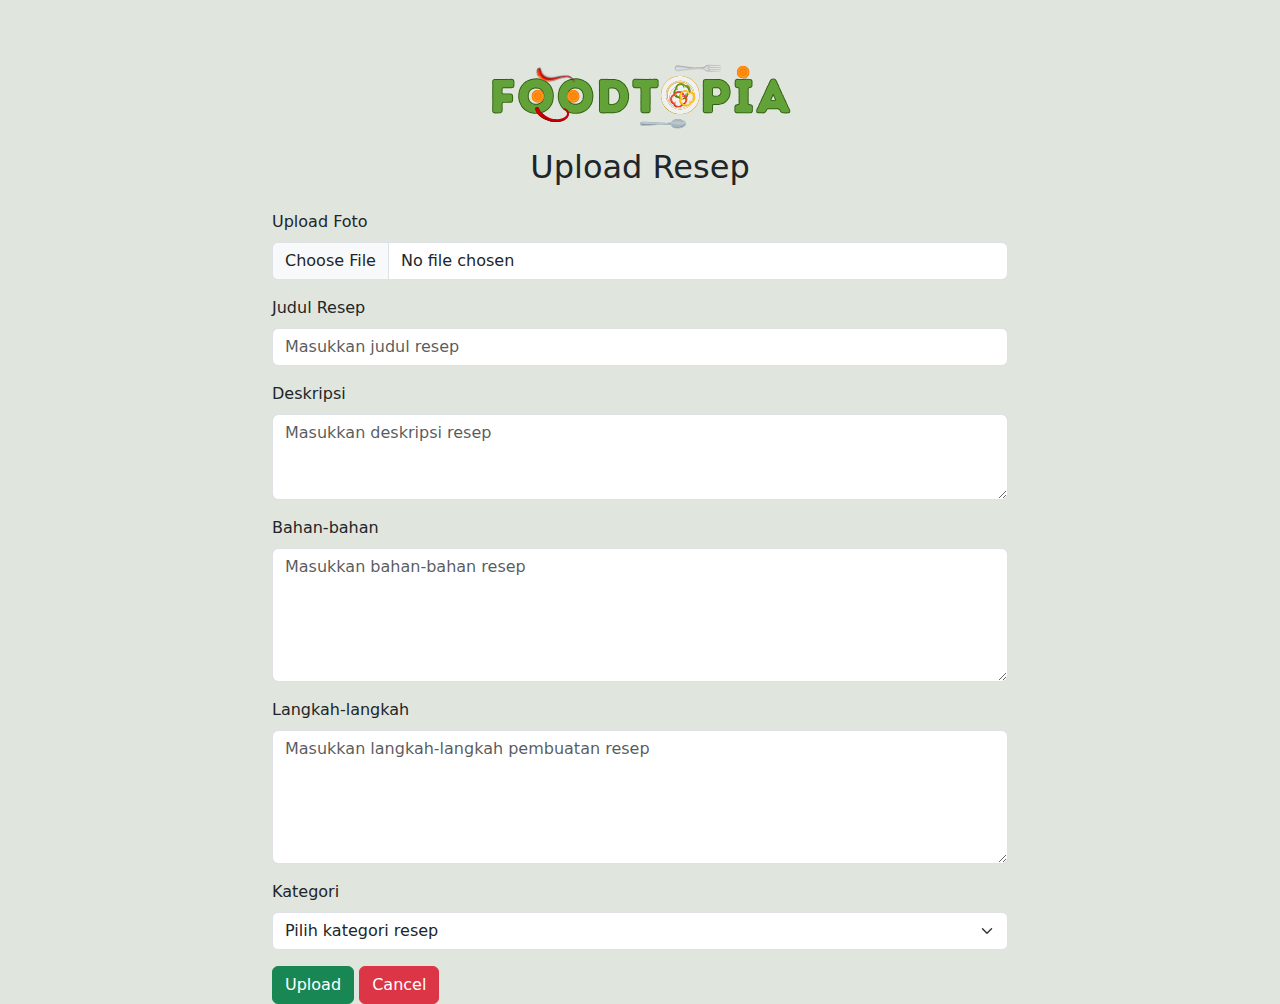
<file: upload.html>
<!DOCTYPE html>
<html lang="en">
<head>
  <meta charset="UTF-8">
  <meta name="viewport" content="width=device-width, initial-scale=1.0">
  <link rel="shortcut icon" type="image/png" href="assets/img/title.png" />
  <title>Upload</title>
  <link href="https://fonts.googleapis.com/css2?family=Poppins:wght@400;500;600&display=swap" rel="stylesheet">
  <link href="https://cdn.jsdelivr.net/npm/bootstrap@5.3.0-alpha1/dist/css/bootstrap.min.css" rel="stylesheet">
</head>
<body style="background-color: #e0e5de;">

<div class="container mt-5">
  <div class="row justify-content-center mt-5">
    <img src="assets/img/logo.svg" class="center-image" height="100rem">
    <div class="col-md-8">
        <h2 class="text-center mb-4">Upload Resep</h2>
      <form>
        <div class="mb-3">
          <label for="foto" class="form-label">Upload Foto</label>
          <input type="file" class="form-control" id="foto">
        </div>
        <div class="mb-3">
          <label for="judul" class="form-label">Judul Resep</label>
          <input type="text" class="form-control" id="judul" placeholder="Masukkan judul resep">
        </div>
        <div class="mb-3">
          <label for="deskripsi" class="form-label">Deskripsi</label>
          <textarea class="form-control" id="deskripsi" rows="3" placeholder="Masukkan deskripsi resep"></textarea>
        </div>
        <div class="mb-3">
          <label for="bahan" class="form-label">Bahan-bahan</label>
          <textarea class="form-control" id="bahan" rows="5" placeholder="Masukkan bahan-bahan resep"></textarea>
        </div>
        <div class="mb-3">
          <label for="langkah" class="form-label">Langkah-langkah</label>
          <textarea class="form-control" id="langkah" rows="5" placeholder="Masukkan langkah-langkah pembuatan resep"></textarea>
        </div>
        <div class="mb-3">
          <label for="kategori" class="form-label">Kategori</label>
          <select class="form-select" id="kategori">
            <option selected>Pilih kategori resep</option>
            <option>Goreng</option>
            <option>Rebus</option>
            <option>Bakar</option>
            <option>Panggang</option>
          </select>
        </div>
        <a href="./recipe-detail.html" class="btn btn-success btn-block">Upload</a> <a href="./index.html" class="btn btn-danger btn-block">Cancel</a>
      </form>
    </div>
  </div>
</div>

</body>
</html>
</file>
<file: assets/css/style.css>
/*** Spinner Start ***/
#spinner {
    opacity: 0;
    visibility: hidden;
    transition: opacity .8s ease-out, visibility 0s linear .5s;
    z-index: 99999;
 }

 #spinner.show {
     transition: opacity .8s ease-out, visibility 0s linear .0s;
     visibility: visible;
     opacity: 1;
 }

 .back-to-top {
    position: fixed;
    right: 30px;
    bottom: 30px;
    display: flex;
    width: 45px;
    height: 45px;
    align-items: center;
    justify-content: center;
    transition: 0.5s;
    z-index: 99;
}
/*** Spinner End ***/


/*** Button Start ***/
.btn {
    font-weight: 600;
    transition: .5s;
}

.btn-square {
    width: 32px;
    height: 32px;
}

.btn-sm-square {
    width: 34px;
    height: 34px;
}

.btn-md-square {
    width: 44px;
    height: 44px;
}

.btn-lg-square {
    width: 56px;
    height: 56px;
}

.btn-square,
.btn-sm-square,
.btn-md-square,
.btn-lg-square {
    padding: 0;
    display: flex;
    align-items: center;
    justify-content: center;
    font-weight: normal;
}

.btn.border-secondary {
    transition: 0.5s;
}

.btn.border-secondary:hover {
    background: var(--bs-secondary) !important;
    color: var(--bs-white) !important;
}

/*** Topbar Start ***/
.fixed-top {
    transition: 0.5s;
    background: var(--bs-white);
    border: 0;
}

.topbar {
    padding: 20px;
    border-radius: 230px 100px;
}

.topbar .top-info {
    font-size: 15px;
    line-height: 0;
    letter-spacing: 1px;
    display: flex;
    align-items: center;
}

.topbar .top-link {
    font-size: 15px;
    line-height: 0;
    letter-spacing: 1px;
    display: flex;
    align-items: center;
}

.topbar .top-link a {
    letter-spacing: 1px;
}

.topbar .top-link a small:hover {
    color: var(--bs-secondary) !important;
    transition: 0.5s;
}

.topbar .top-link a small:hover i {
    color: var(--bs-primary) !important;
}
/*** Topbar End ***/

/*** Navbar Start ***/
.navbar .navbar-nav .nav-link {
    padding: 10px 15px;
    font-size: 16px;
    transition: .5s;
}

.navbar {
    height: 100px;
    border-bottom: 1px solid rgba(255, 255, 255, .1);
}

.navbar .navbar-nav .nav-link:hover,
.navbar .navbar-nav .nav-link.active,
.fixed-top.bg-white .navbar .navbar-nav .nav-link:hover,
.fixed-top.bg-white .navbar .navbar-nav .nav-link.active {
    color: var(--bs-primary);
}

.navbar .dropdown-toggle::after {
    border: none;
    content: "\f107";
    font-family: "Font Awesome 5 Free";
    font-weight: 700;
    vertical-align: middle;
    margin-left: 8px;
}

@media (min-width: 1200px) {
    .navbar .nav-item .dropdown-menu {
        display: block;
        visibility: hidden;
        top: 100%;
        transform: rotateX(-75deg);
        transform-origin: 0% 0%;
        border: 0;
        transition: .5s;
        opacity: 0;
    }
}

.dropdown .dropdown-menu a:hover {
    background: var(--bs-secondary);
    color: var(--bs-primary);
}

.navbar .nav-item:hover .dropdown-menu {
    transform: rotateX(0deg);
    visibility: visible;
    background: var(--bs-light) !important;
    border-radius: 10px !important;
    transition: .5s;
    opacity: 1;
}

#searchModal .modal-content {
    background: rgba(255, 255, 255, .8);
}
/*** Navbar End ***/

/*** Hero Header ***/
.hero-header {
    background: linear-gradient(rgba(231, 243, 217, 0.71), rgba(249, 241, 199, 0.97));
    background-position: center center;
    background-repeat: no-repeat;
    background-size: cover;
}

.carousel-item {
    position: relative;
}

.carousel-item a {
    position: absolute;
    top: 50%;
    left: 50%;
    transform: translate(-50%, -50%);
    font-size: 25px;
    background: linear-gradient(rgba(255, 181, 36, 0.7), rgba(255, 181, 36, 0.7));
}

.carousel-control-next,
.carousel-control-prev {
    width: 48px;
    height: 48px;
    border-radius: 48px;
    border: 1px solid var(--bs-white);
    background: var(--bs-primary);
    position: absolute;
    top: 50%;
    transform: translateY(-50%);
}

.carousel-control-next {
    margin-right: 20px;
}

.carousel-control-prev {
    margin-left: 20px;
}

.page-header {
    position: relative;
    background: linear-gradient(rgba(0, 0, 0, 0.3), rgba(0, 0, 0, 0.3)), url(../img/cart-page-header-img.jpg);
    background-position: center center;
    background-repeat: no-repeat;
    background-size: cover;
}

@media (min-width: 992px) {
    .hero-header,
    .page-header {
        margin-top: 152px !important;
    }
}

@media (max-width: 992px) {
    .hero-header,
    .page-header {
        margin-top: 97px !important;
    }
}
/*** Hero Header end ***/


/*** featurs Start ***/
.featurs .featurs-item .featurs-icon {
    position: relative;
    width: 120px;
    height: 120px;
}

.featurs .featurs-item .featurs-icon::after {
    content: "";
    width: 35px;
    height: 35px;
    background: var(--bs-secondary);
    position: absolute;
    bottom: -10px;
    transform: translate(-50%);
    transform: rotate(45deg);
    background: var(--bs-secondary);
    
}
/*** featurs End ***/


/*** service Start ***/
.service .service-item .service-content {
    position: relative;
    width: 250px; 
    height: 130px; 
    top: -50%; 
    left: 50%; 
    transform: translate(-50%, -50%);
}

/*** service End ***/


/*** Fruits Start ***/
.fruite .tab-class .nav-item a.active {
    background: var(--bs-secondary) !important;
}

.fruite .tab-class .nav-item a.active span {
    color: var(--bs-white) !important; 
}

.fruite .fruite-categorie .fruite-name {
    line-height: 40px;
}

.fruite .fruite-categorie .fruite-name a {
    transition: 0.5s;
}

.fruite .fruite-categorie .fruite-name a:hover {
    color: var(--bs-secondary);
}

.fruite .fruite-item {
    height: 100%;
    transition: 0.5s;
}
.fruite .fruite-item:hover {
    box-shadow: 0 0 55px rgba(0, 0, 0, 0.4);
}

.fruite .fruite-item .fruite-img {
    overflow: hidden;
    transition: 0.5s;
    border-radius: 10px 10px 0 0;
}

.fruite .fruite-item .fruite-img img {
    transition: 0.5s;
}

.fruite .fruite-item .fruite-img img:hover {
    transform: scale(1.3);
}
/*** Fruits End ***/


/*** vesitable Start ***/
.vesitable .vesitable-item {
    height: 100%;
    transition: 0.5s;
}

.vesitable .vesitable-item:hover {
    box-shadow: 0 0 55px rgba(0, 0, 0, 0.4);
}

.vesitable .vesitable-item .vesitable-img {
    overflow: hidden;
    transition: 0.5s;
    border-radius: 10px 10px 0 0;
}

.vesitable .vesitable-item .vesitable-img img {
    transition: 0.5s;
}

.vesitable .vesitable-item .vesitable-img img:hover {
    transform: scale(1.2);
}

.vesitable .owl-stage {
    margin: 50px 0;
    position: relative;
}

.vesitable .owl-nav .owl-prev {
    position: absolute;
    top: -8px;
    right: 0;
    color: var(--bs-primary);
    padding: 5px 25px;
    border: 1px solid var(--bs-secondary);
    border-radius: 20px;
    transition: 0.5s;

}

.vesitable .owl-nav .owl-prev:hover {
    background: var(--bs-secondary);
    color: var(--bs-white);
}

.vesitable .owl-nav .owl-next {
    position: absolute;
    top: -8px;
    right: 88px;
    color: var(--bs-primary);
    padding: 5px 25px;
    border: 1px solid var(--bs-secondary);
    border-radius: 20px;
    transition: 0.5s;
}

.vesitable .owl-nav .owl-next:hover {
    background: var(--bs-secondary);
    color: var(--bs-white);
}
/*** vesitable End ***/


/*** Banner Section Start ***/
.banner .banner-btn:hover {
    background: var(--bs-primary);
}
/*** Banner Section End ***/


/*** Facts Start ***/
.counter {
    height: 100%;
    text-align: center;
    box-shadow: 0 0 30px rgba(0, 0, 0, 0.05);
}

.counter i {
    font-size: 60px;
    margin-bottom: 25px;
}

.counter h4 {
    color: var(--bs-primary);
    letter-spacing: 1px;
    text-transform: uppercase;
}

.counter h1 {
    margin-bottom: 0;
}
/*** Facts End ***/


/*** testimonial Start ***/
.testimonial .owl-nav .owl-prev {
    position: absolute;
    top: -58px;
    right: 0;
    color: var(--bs-primary);
    padding: 5px 25px;
    border: 1px solid var(--bs-secondary);
    border-radius: 20px;
    transition: 0.5s;
}

.testimonial .owl-nav .owl-prev:hover {
    background: var(--bs-secondary);
    color: var(--bs-white);
}

.testimonial .owl-nav .owl-next {
    position: absolute;
    top: -58px;
    right: 88px;
    color: var(--bs-primary);
    padding: 5px 25px;
    border: 1px solid var(--bs-secondary);
    border-radius: 20px;
    transition: 0.5s;
}

.testimonial .owl-nav .owl-next:hover {
    background: var(--bs-secondary);
    color: var(--bs-white);
}
/*** testimonial End ***/


/*** Single Page Start ***/
.pagination {
    display: inline-block;
}
  
.pagination a {
    color: var(--bs-dark);
    padding: 10px 16px;
    text-decoration: none;
    transition: 0.5s;
    border: 1px solid var(--bs-secondary);
    margin: 0 4px;
}
  
.pagination a.active {
    background-color: var(--bs-primary);
    color: var(--bs-light);
    border: 1px solid var(--bs-secondary);
}
  
.pagination a:hover:not(.active) {background-color: var(--bs-primary)}

.nav.nav-tabs .nav-link.active {
    border-bottom: 2px solid var(--bs-secondary) !important;
}
/*** Single Page End ***/


/*** Footer Start ***/
.footer .footer-item .btn-link {
    line-height: 35px;
    color: rgba(255, 255, 255, .5);
    transition: 0.5s;
}

.footer .footer-item .btn-link:hover {
    color: var(--bs-secondary) !important;
}

.footer .footer-item p.mb-4 {
    line-height: 35px;
}
/*** Footer End ***/

.like-button button {
    padding: 10px 20px;
    font-size: 16px;
    cursor: pointer;
    background-color: #fff;
    color: var(--bs-primary);
    border: none;
    border-radius: 5px;
  }
  
  .like-button button:hover {
    color: var(--bs-primary);
  }
  
  .form-search-bottom {
    display: flex;
    justify-content: end;
    gap: 0.25rem;
  }
</file>
